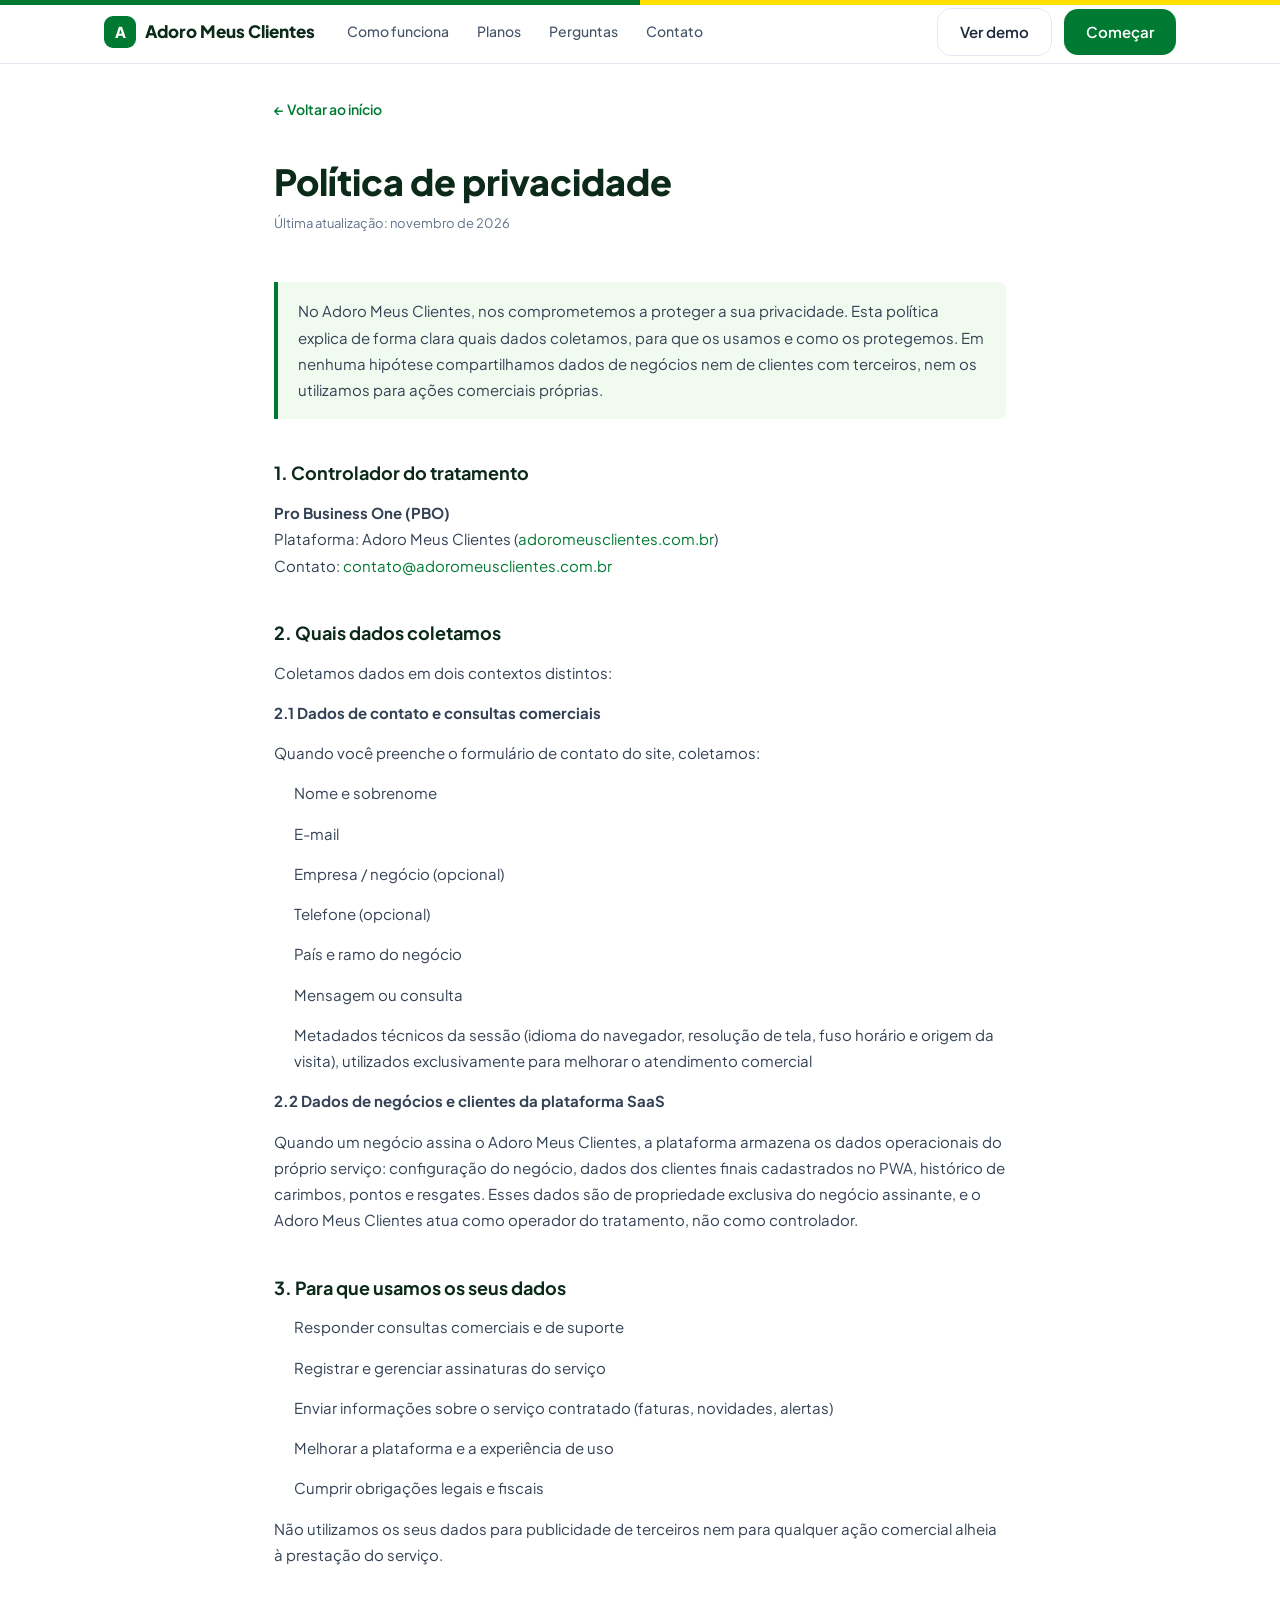
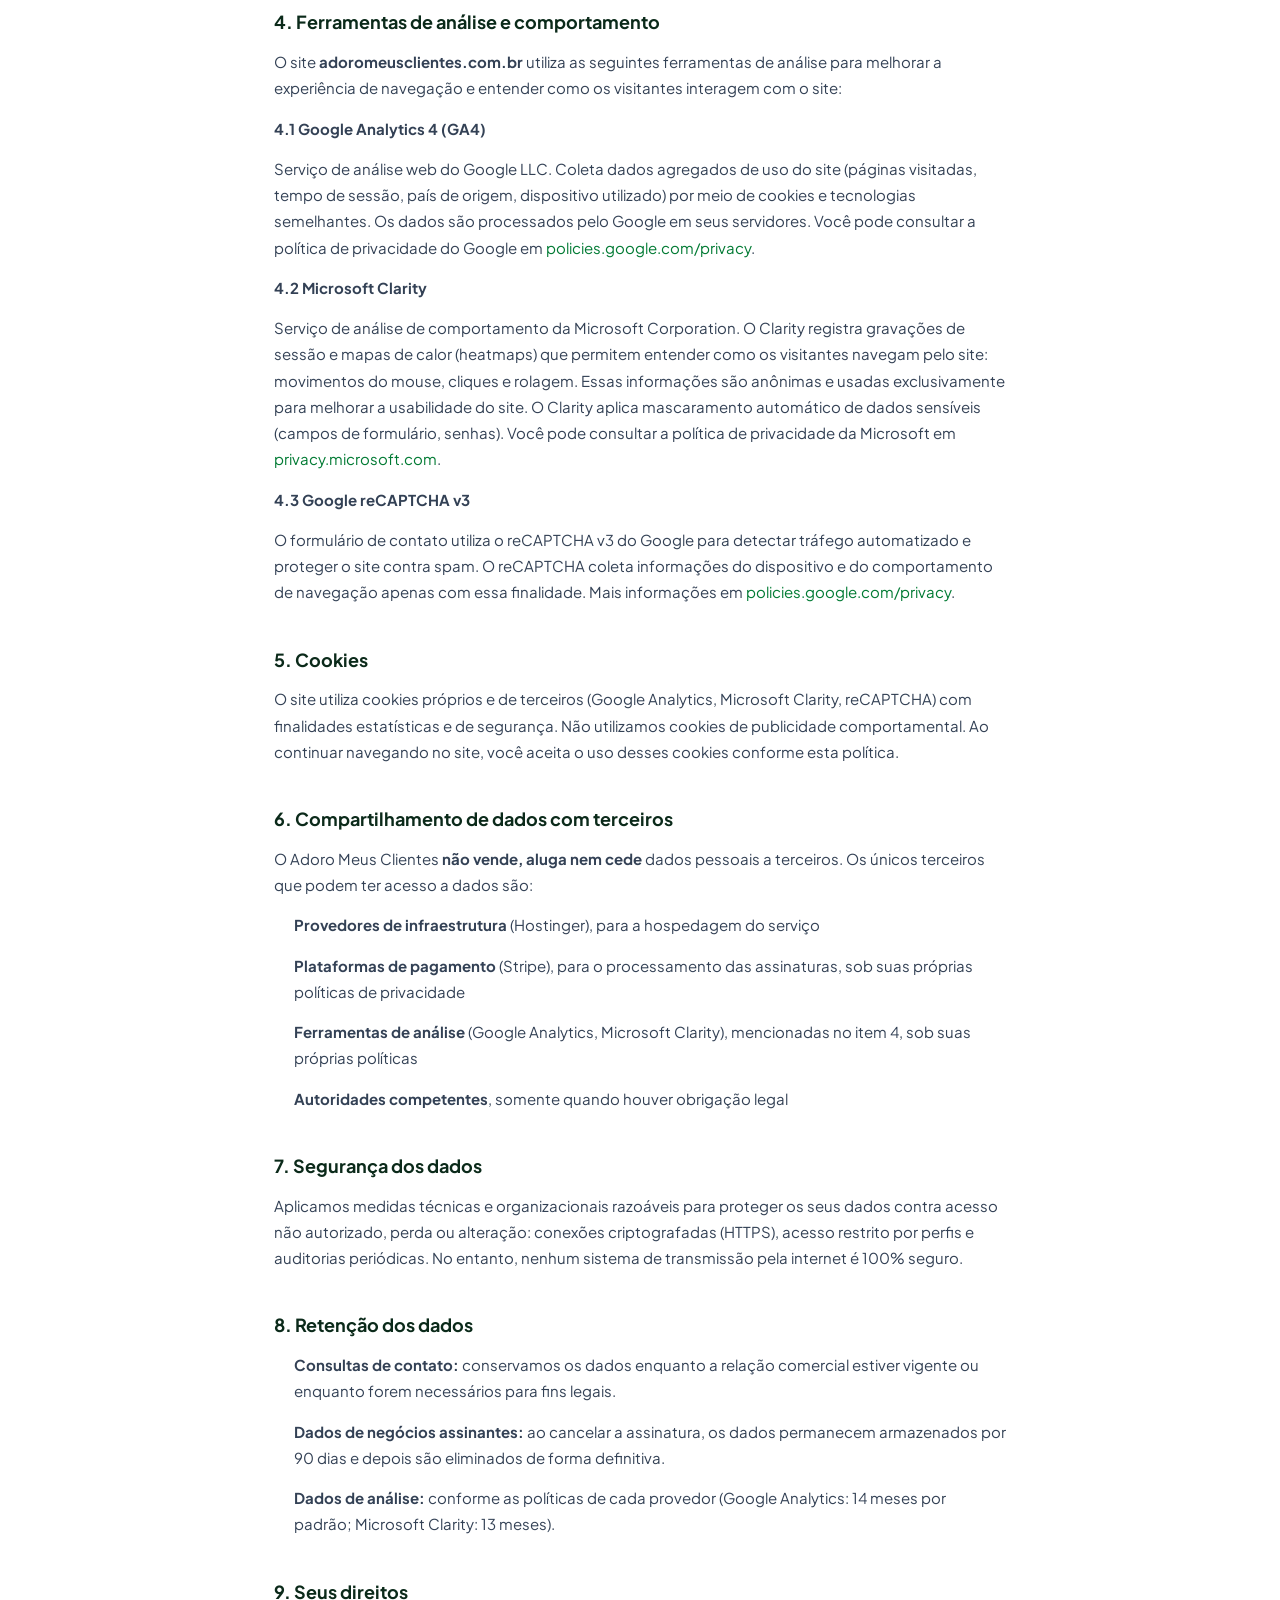
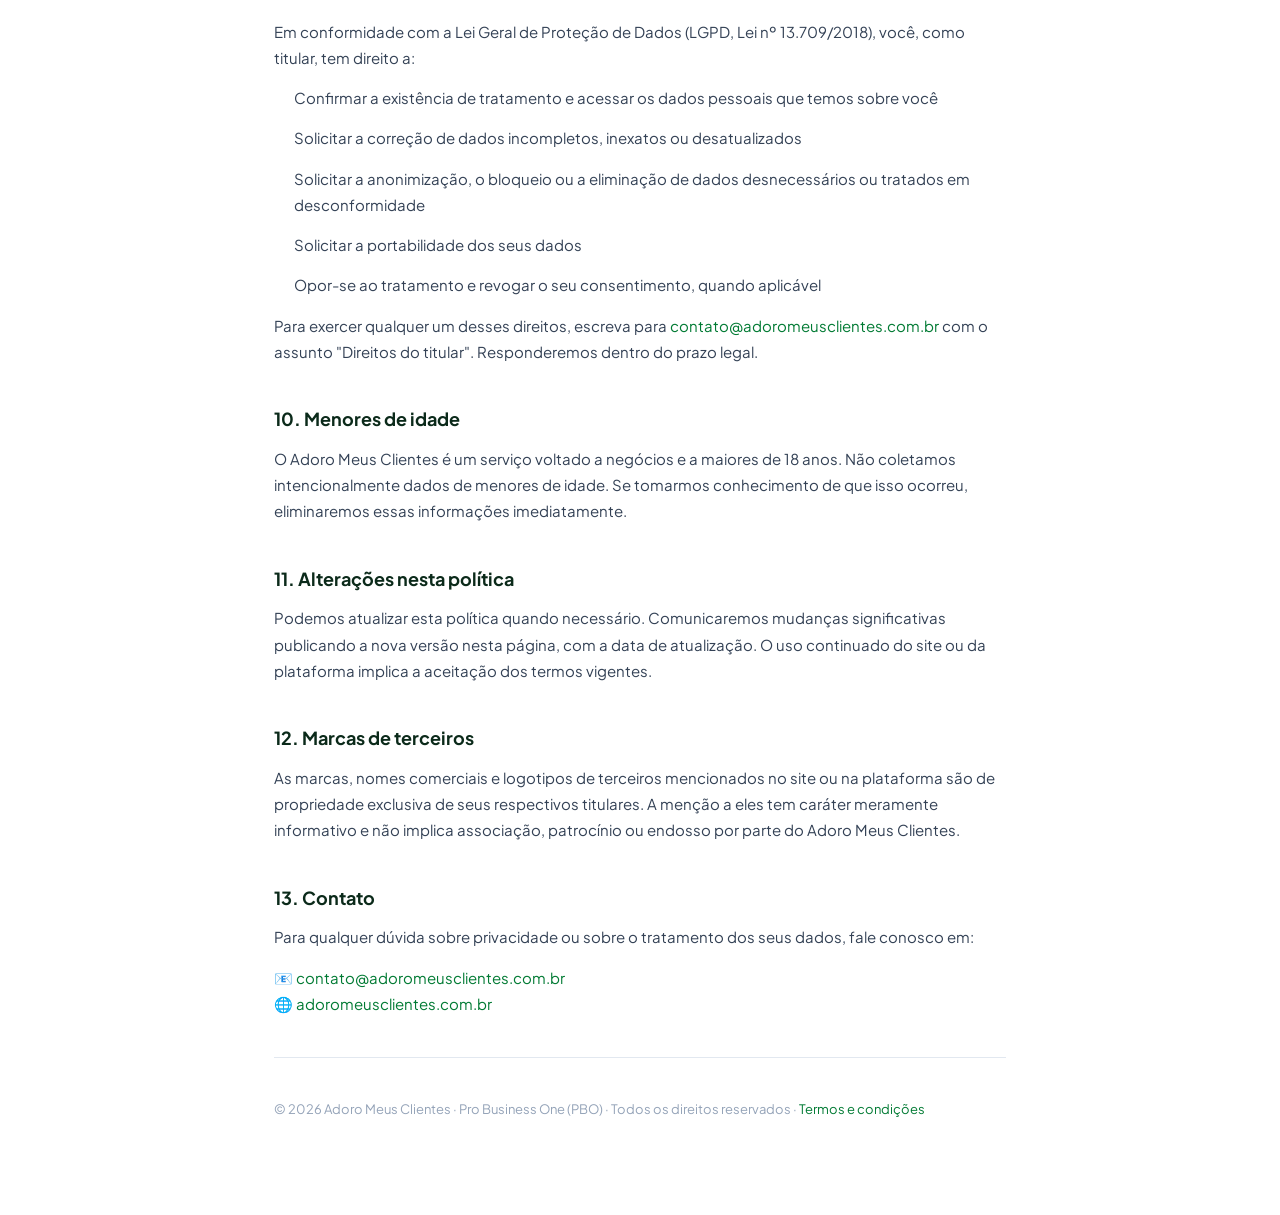
<file: privacidade.html>
<!DOCTYPE html>
<html lang="pt-BR">
<head>
  <meta charset="utf-8"/>
  <meta name="viewport" content="width=device-width,initial-scale=1"/>
  <meta name="description" content="Política de privacidade do Adoro Meus Clientes. Saiba como coletamos, usamos e protegemos os seus dados."/>
  <title>Política de privacidade — Adoro Meus Clientes</title>
  <link rel="preconnect" href="https://fonts.googleapis.com"/>
  <link rel="preconnect" href="https://fonts.gstatic.com" crossorigin/>
  <link href="https://fonts.googleapis.com/css2?family=Plus+Jakarta+Sans:wght@400;500;600;700;800&display=swap" rel="stylesheet"/>
  <link rel="canonical" href="https://adoromeusclientes.com.br/privacidade"/>
  <link rel="stylesheet" href="css/theme.css?v=20261104"/>
  <link rel="stylesheet" href="css/styles.css?v=20261104"/>
  <!-- Google Analytics 4 -->
  <script async src="https://www.googletagmanager.com/gtag/js?id=G-VG951C6SQ8"></script>
  <script>
    window.dataLayer = window.dataLayer || [];
    function gtag(){dataLayer.push(arguments);}
    gtag('js', new Date());
    gtag('config', 'G-VG951C6SQ8');
  </script>
  <!-- Microsoft Clarity -->
  <script type="text/javascript">
    (function(c,l,a,r,i,t,y){
        c[a]=c[a]||function(){(c[a].q=c[a].q||[]).push(arguments)};
        t=l.createElement(r);t.async=1;t.src="https://www.clarity.ms/tag/"+i;
        y=l.getElementsByTagName(r)[0];y.parentNode.insertBefore(t,y);
    })(window, document, "clarity", "script", "x8zu3onl38");
  </script>
  <style>
    .legal-page {
      max-width: 780px;
      margin: 0 auto;
      padding: 96px 24px 80px;
      color: var(--navy, #0f172a);
      font-family: 'Plus Jakarta Sans', sans-serif;
    }
    .legal-page .back-link {
      display: inline-flex;
      align-items: center;
      gap: 6px;
      font-size: 14px;
      font-weight: 600;
      color: var(--brand, #007A33);
      text-decoration: none;
      margin-bottom: 40px;
    }
    .legal-page .back-link:hover { opacity: 0.8; }
    .legal-page h1 {
      font-size: clamp(26px, 4vw, 36px);
      font-weight: 800;
      margin: 0 0 8px;
      line-height: 1.2;
    }
    .legal-page .updated {
      font-size: 13px;
      color: #64748b;
      margin-bottom: 48px;
    }
    .legal-page h2 {
      font-size: 18px;
      font-weight: 700;
      margin: 40px 0 12px;
      color: var(--navy, #0f172a);
    }
    .legal-page p, .legal-page li {
      font-size: 15px;
      line-height: 1.75;
      color: #334155;
      margin: 0 0 14px;
    }
    .legal-page ul {
      padding-left: 20px;
      margin: 0 0 14px;
    }
    .legal-page a {
      color: var(--brand, #007A33);
      text-decoration: none;
    }
    .legal-page a:hover { text-decoration: underline; }
    .legal-page .highlight-box {
      background: var(--brand-light, #F1FAEF);
      border-left: 4px solid var(--brand, #007A33);
      border-radius: 0 8px 8px 0;
      padding: 16px 20px;
      margin: 24px 0;
    }
    .legal-page .highlight-box p { margin: 0; }
    .legal-page hr {
      border: none;
      border-top: 1px solid #e2e8f0;
      margin: 40px 0;
    }
  </style>
</head>
<body>

<!-- NAV -->
<header class="nav" id="nav">
  <div class="nav__inner">
    <a class="nav__logo" href="/">
      <span class="nav__logo-mark">A</span>
      Adoro Meus Clientes
    </a>
    <nav class="nav__links">
      <a href="/#como-funciona">Como funciona</a>
      <a href="/#precos">Planos</a>
      <a href="/#faq">Perguntas</a>
      <a href="/#contato">Contato</a>
    </nav>
    <div class="nav__actions">
      <a class="btn-secondary" href="/#contato">Ver demo</a>
      <a class="btn-primary" href="/#precos">Começar</a>
    </div>
  </div>
</header>

<!-- CONTENIDO -->
<main class="legal-page">

  <a class="back-link" href="/">← Voltar ao início</a>

  <h1>Política de privacidade</h1>
  <p class="updated">Última atualização: novembro de 2026</p>

  <div class="highlight-box">
    <p>No Adoro Meus Clientes, nos comprometemos a proteger a sua privacidade. Esta política explica de forma clara quais dados coletamos, para que os usamos e como os protegemos. Em nenhuma hipótese compartilhamos dados de negócios nem de clientes com terceiros, nem os utilizamos para ações comerciais próprias.</p>
  </div>

  <h2>1. Controlador do tratamento</h2>
  <p>
    <strong>Pro Business One (PBO)</strong><br>
    Plataforma: Adoro Meus Clientes (<a href="https://adoromeusclientes.com.br">adoromeusclientes.com.br</a>)<br>
    Contato: <a href="mailto:contato@adoromeusclientes.com.br">contato@adoromeusclientes.com.br</a>
  </p>

  <h2>2. Quais dados coletamos</h2>
  <p>Coletamos dados em dois contextos distintos:</p>

  <p><strong>2.1 Dados de contato e consultas comerciais</strong></p>
  <p>Quando você preenche o formulário de contato do site, coletamos:</p>
  <ul>
    <li>Nome e sobrenome</li>
    <li>E-mail</li>
    <li>Empresa / negócio (opcional)</li>
    <li>Telefone (opcional)</li>
    <li>País e ramo do negócio</li>
    <li>Mensagem ou consulta</li>
    <li>Metadados técnicos da sessão (idioma do navegador, resolução de tela, fuso horário e origem da visita), utilizados exclusivamente para melhorar o atendimento comercial</li>
  </ul>

  <p><strong>2.2 Dados de negócios e clientes da plataforma SaaS</strong></p>
  <p>Quando um negócio assina o Adoro Meus Clientes, a plataforma armazena os dados operacionais do próprio serviço: configuração do negócio, dados dos clientes finais cadastrados no PWA, histórico de carimbos, pontos e resgates. Esses dados são de propriedade exclusiva do negócio assinante, e o Adoro Meus Clientes atua como operador do tratamento, não como controlador.</p>

  <h2>3. Para que usamos os seus dados</h2>
  <ul>
    <li>Responder consultas comerciais e de suporte</li>
    <li>Registrar e gerenciar assinaturas do serviço</li>
    <li>Enviar informações sobre o serviço contratado (faturas, novidades, alertas)</li>
    <li>Melhorar a plataforma e a experiência de uso</li>
    <li>Cumprir obrigações legais e fiscais</li>
  </ul>
  <p>Não utilizamos os seus dados para publicidade de terceiros nem para qualquer ação comercial alheia à prestação do serviço.</p>

  <h2>4. Ferramentas de análise e comportamento</h2>
  <p>O site <strong>adoromeusclientes.com.br</strong> utiliza as seguintes ferramentas de análise para melhorar a experiência de navegação e entender como os visitantes interagem com o site:</p>

  <p><strong>4.1 Google Analytics 4 (GA4)</strong></p>
  <p>Serviço de análise web do Google LLC. Coleta dados agregados de uso do site (páginas visitadas, tempo de sessão, país de origem, dispositivo utilizado) por meio de cookies e tecnologias semelhantes. Os dados são processados pelo Google em seus servidores. Você pode consultar a política de privacidade do Google em <a href="https://policies.google.com/privacy" target="_blank" rel="noopener">policies.google.com/privacy</a>.</p>

  <p><strong>4.2 Microsoft Clarity</strong></p>
  <p>Serviço de análise de comportamento da Microsoft Corporation. O Clarity registra gravações de sessão e mapas de calor (heatmaps) que permitem entender como os visitantes navegam pelo site: movimentos do mouse, cliques e rolagem. Essas informações são anônimas e usadas exclusivamente para melhorar a usabilidade do site. O Clarity aplica mascaramento automático de dados sensíveis (campos de formulário, senhas). Você pode consultar a política de privacidade da Microsoft em <a href="https://privacy.microsoft.com/privacystatement" target="_blank" rel="noopener">privacy.microsoft.com</a>.</p>

  <p><strong>4.3 Google reCAPTCHA v3</strong></p>
  <p>O formulário de contato utiliza o reCAPTCHA v3 do Google para detectar tráfego automatizado e proteger o site contra spam. O reCAPTCHA coleta informações do dispositivo e do comportamento de navegação apenas com essa finalidade. Mais informações em <a href="https://policies.google.com/privacy" target="_blank" rel="noopener">policies.google.com/privacy</a>.</p>

  <h2>5. Cookies</h2>
  <p>O site utiliza cookies próprios e de terceiros (Google Analytics, Microsoft Clarity, reCAPTCHA) com finalidades estatísticas e de segurança. Não utilizamos cookies de publicidade comportamental. Ao continuar navegando no site, você aceita o uso desses cookies conforme esta política.</p>

  <h2>6. Compartilhamento de dados com terceiros</h2>
  <p>O Adoro Meus Clientes <strong>não vende, aluga nem cede</strong> dados pessoais a terceiros. Os únicos terceiros que podem ter acesso a dados são:</p>
  <ul>
    <li><strong>Provedores de infraestrutura</strong> (Hostinger), para a hospedagem do serviço</li>
    <li><strong>Plataformas de pagamento</strong> (Stripe), para o processamento das assinaturas, sob suas próprias políticas de privacidade</li>
    <li><strong>Ferramentas de análise</strong> (Google Analytics, Microsoft Clarity), mencionadas no item 4, sob suas próprias políticas</li>
    <li><strong>Autoridades competentes</strong>, somente quando houver obrigação legal</li>
  </ul>

  <h2>7. Segurança dos dados</h2>
  <p>Aplicamos medidas técnicas e organizacionais razoáveis para proteger os seus dados contra acesso não autorizado, perda ou alteração: conexões criptografadas (HTTPS), acesso restrito por perfis e auditorias periódicas. No entanto, nenhum sistema de transmissão pela internet é 100% seguro.</p>

  <h2>8. Retenção dos dados</h2>
  <ul>
    <li><strong>Consultas de contato:</strong> conservamos os dados enquanto a relação comercial estiver vigente ou enquanto forem necessários para fins legais.</li>
    <li><strong>Dados de negócios assinantes:</strong> ao cancelar a assinatura, os dados permanecem armazenados por 90 dias e depois são eliminados de forma definitiva.</li>
    <li><strong>Dados de análise:</strong> conforme as políticas de cada provedor (Google Analytics: 14 meses por padrão; Microsoft Clarity: 13 meses).</li>
  </ul>

  <h2>9. Seus direitos</h2>
  <!-- REVISAR COM ADVOGADO: en el sitio en español se cita la Ley 25.326 (Argentina) y el RGPD; aquí se adaptó a la LGPD. -->
  <p>Em conformidade com a Lei Geral de Proteção de Dados (LGPD, Lei nº 13.709/2018), você, como titular, tem direito a:</p>
  <ul>
    <li>Confirmar a existência de tratamento e acessar os dados pessoais que temos sobre você</li>
    <li>Solicitar a correção de dados incompletos, inexatos ou desatualizados</li>
    <li>Solicitar a anonimização, o bloqueio ou a eliminação de dados desnecessários ou tratados em desconformidade</li>
    <li>Solicitar a portabilidade dos seus dados</li>
    <li>Opor-se ao tratamento e revogar o seu consentimento, quando aplicável</li>
  </ul>
  <p>Para exercer qualquer um desses direitos, escreva para <a href="mailto:contato@adoromeusclientes.com.br">contato@adoromeusclientes.com.br</a> com o assunto "Direitos do titular". Responderemos dentro do prazo legal.</p>

  <h2>10. Menores de idade</h2>
  <p>O Adoro Meus Clientes é um serviço voltado a negócios e a maiores de 18 anos. Não coletamos intencionalmente dados de menores de idade. Se tomarmos conhecimento de que isso ocorreu, eliminaremos essas informações imediatamente.</p>

  <h2>11. Alterações nesta política</h2>
  <p>Podemos atualizar esta política quando necessário. Comunicaremos mudanças significativas publicando a nova versão nesta página, com a data de atualização. O uso continuado do site ou da plataforma implica a aceitação dos termos vigentes.</p>

  <h2>12. Marcas de terceiros</h2>
  <p>As marcas, nomes comerciais e logotipos de terceiros mencionados no site ou na plataforma são de propriedade exclusiva de seus respectivos titulares. A menção a eles tem caráter meramente informativo e não implica associação, patrocínio ou endosso por parte do Adoro Meus Clientes.</p>

  <h2>13. Contato</h2>
  <p>Para qualquer dúvida sobre privacidade ou sobre o tratamento dos seus dados, fale conosco em:</p>
  <p>
    📧 <a href="mailto:contato@adoromeusclientes.com.br">contato@adoromeusclientes.com.br</a><br>
    🌐 <a href="https://adoromeusclientes.com.br">adoromeusclientes.com.br</a>
  </p>

  <hr>
  <p style="font-size:13px; color:#94a3b8;">© <span id="y"></span> Adoro Meus Clientes · Pro Business One (PBO) · Todos os direitos reservados · <a href="/termos">Termos e condições</a></p>

</main>

<script>
  document.getElementById('y').textContent = new Date().getFullYear();
  window.addEventListener('scroll', function () {
    document.getElementById('nav').classList.toggle('scrolled', window.scrollY > 10);
  });
</script>

</body>
</html>
</file>
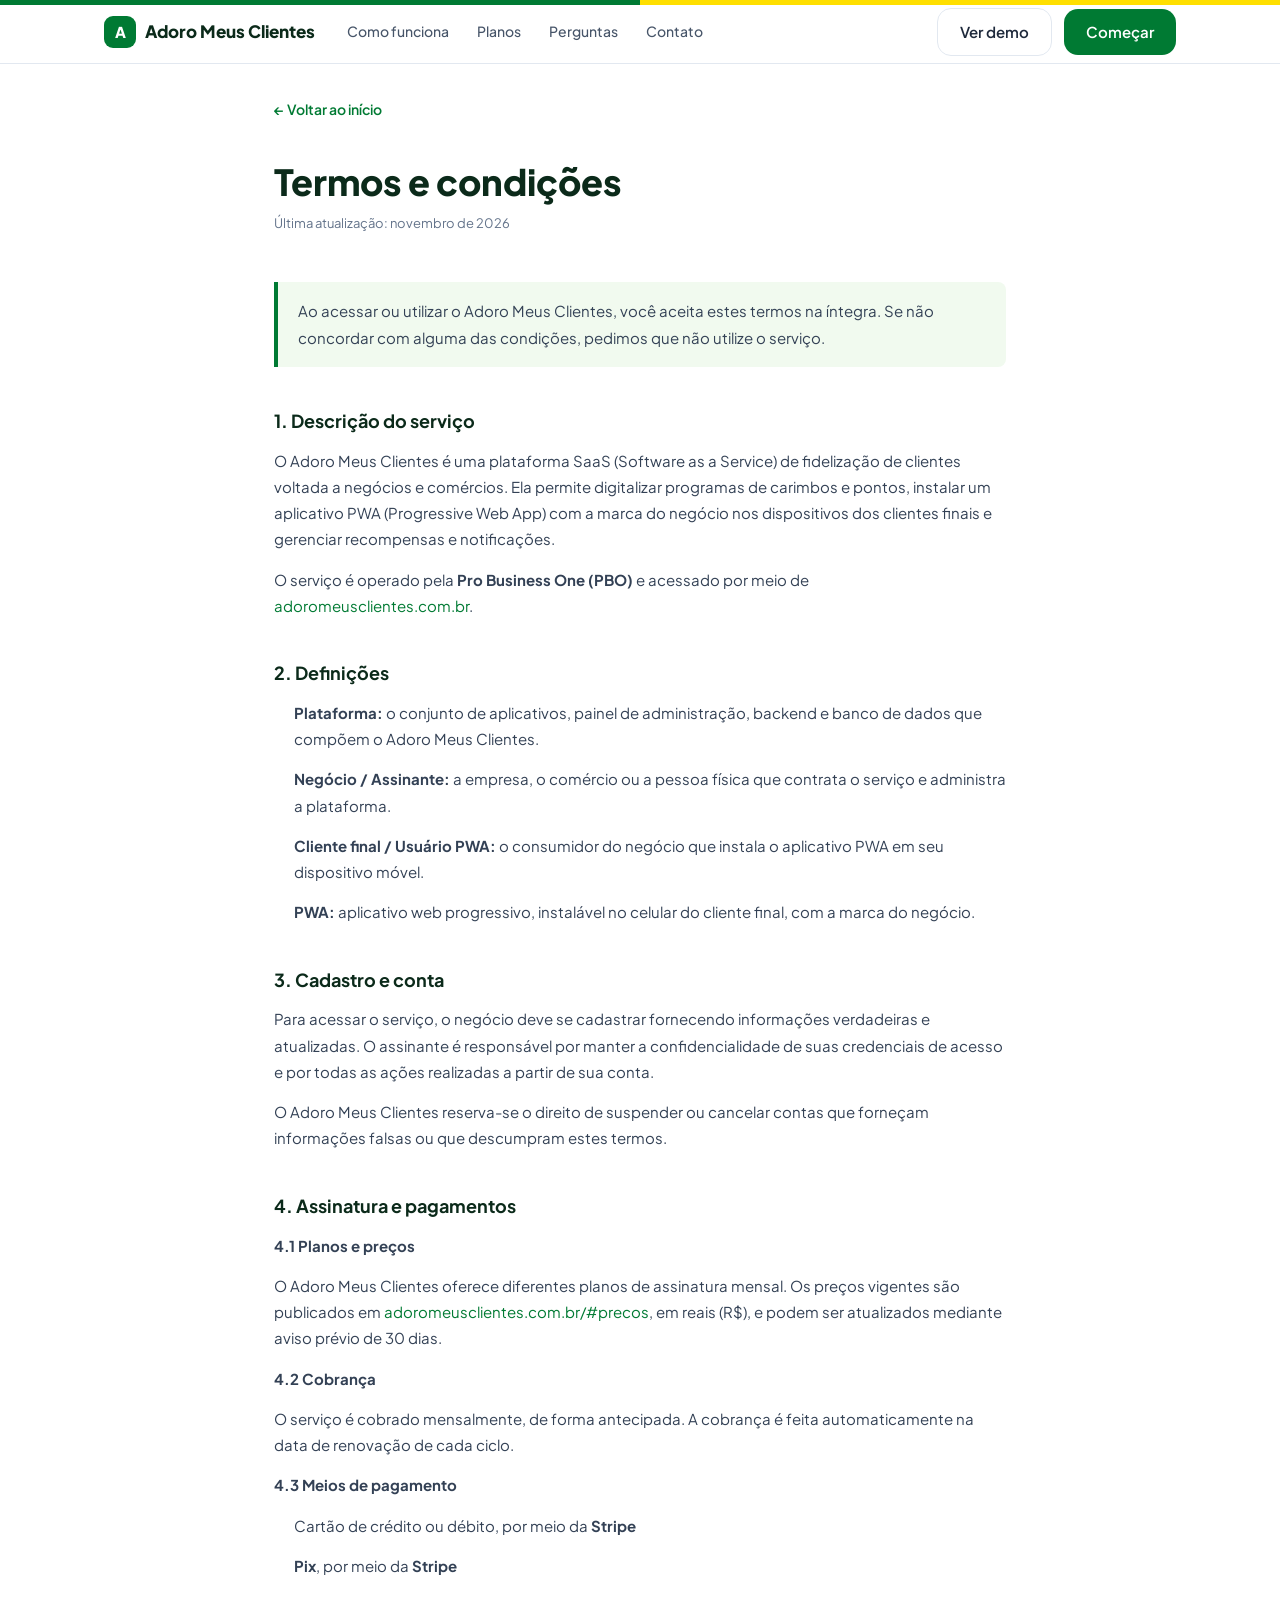
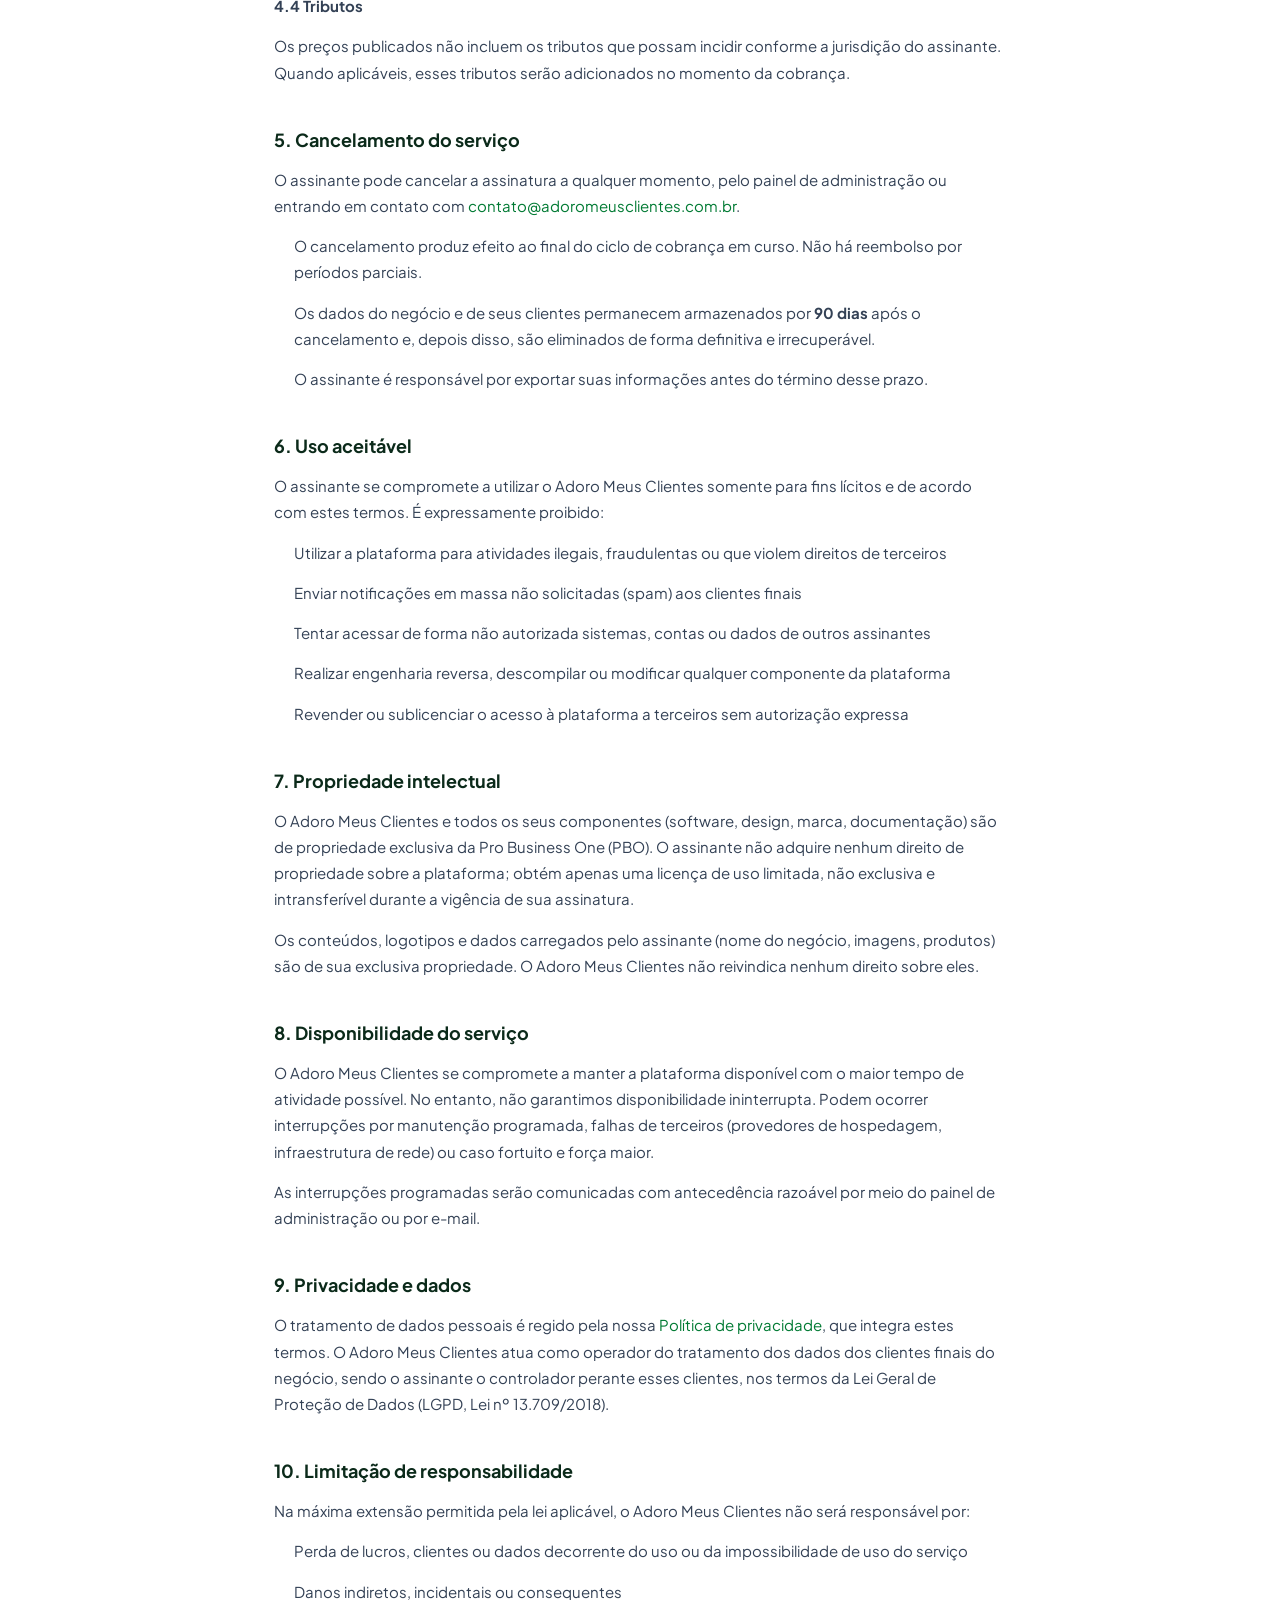
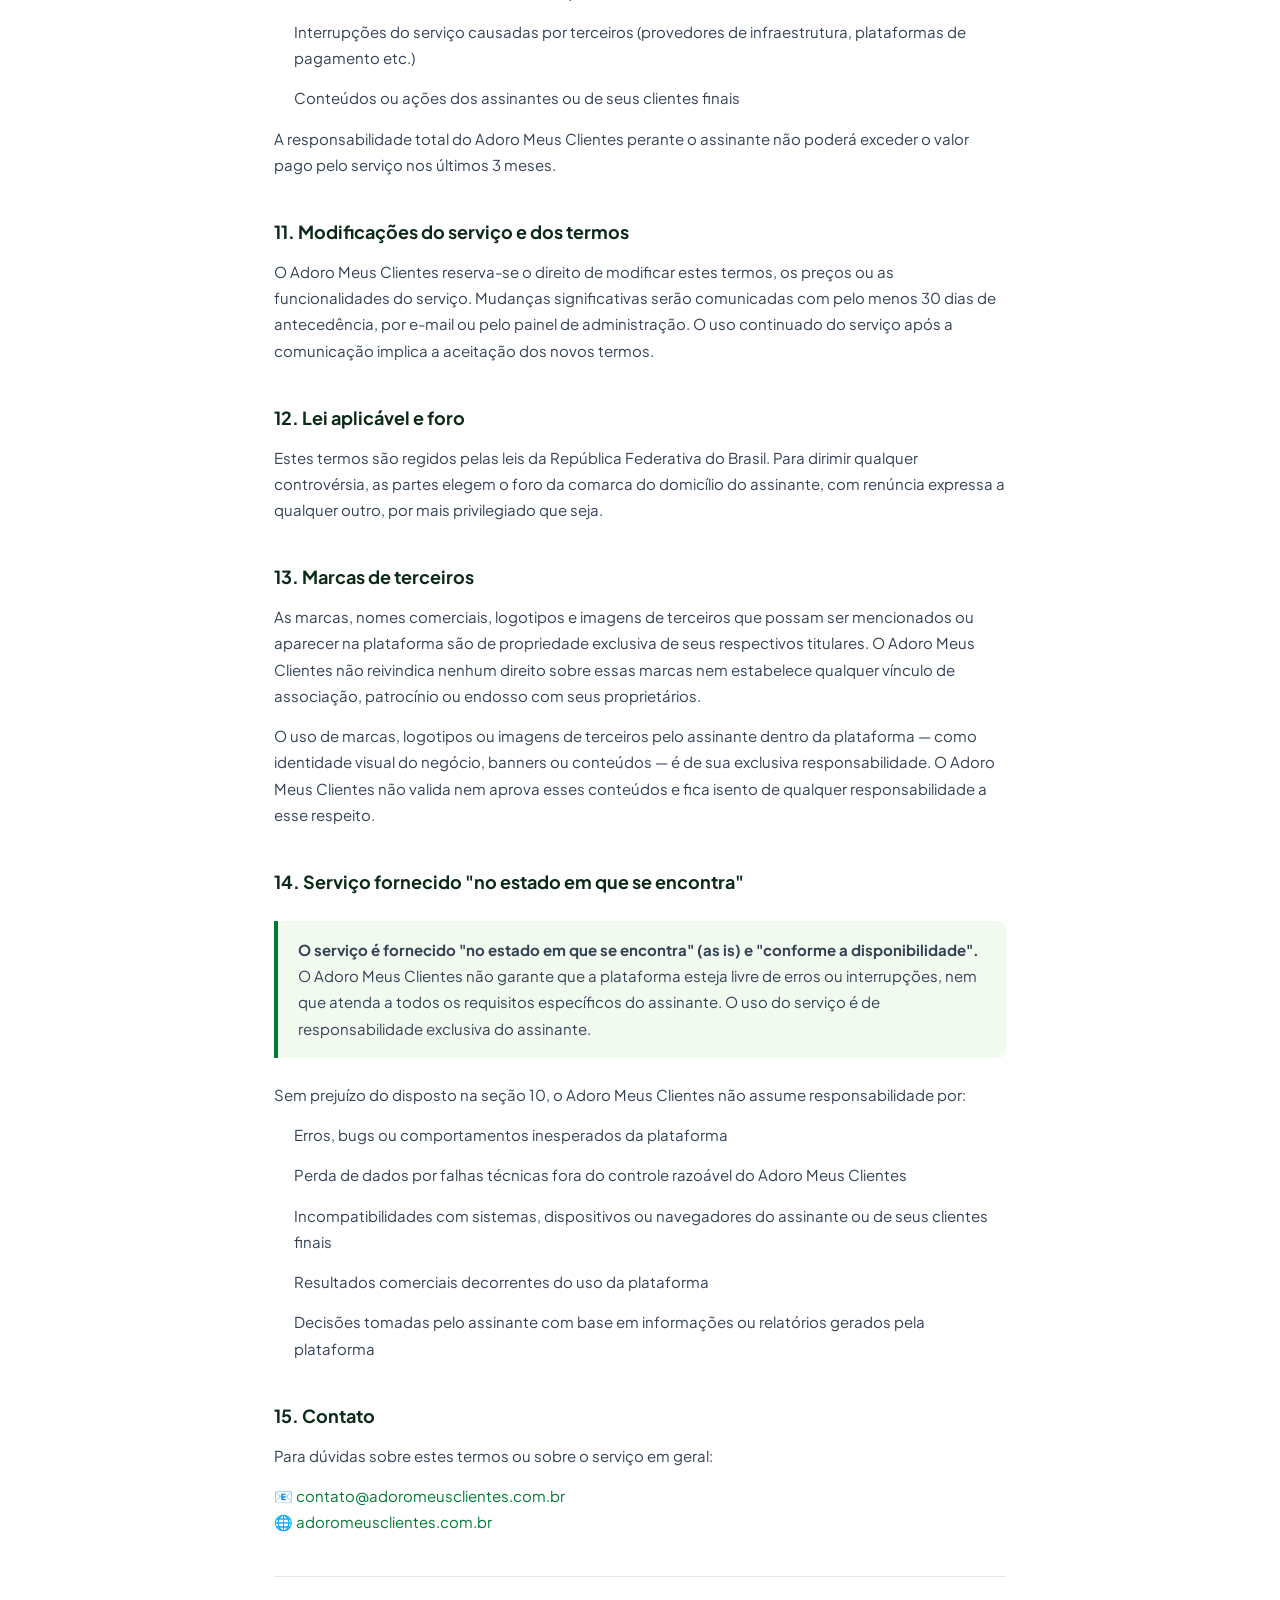
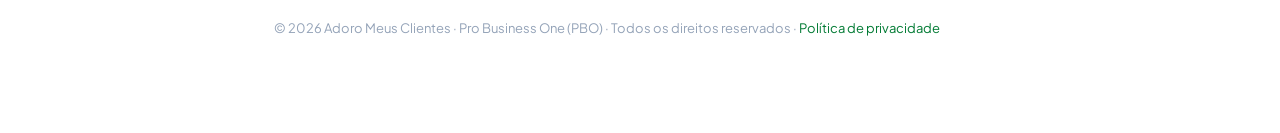
<file: termos.html>
<!DOCTYPE html>
<html lang="pt-BR">
<head>
  <meta charset="utf-8"/>
  <meta name="viewport" content="width=device-width,initial-scale=1"/>
  <meta name="description" content="Termos e condições do serviço Adoro Meus Clientes. Conheça as condições de uso da plataforma."/>
  <title>Termos e condições — Adoro Meus Clientes</title>
  <link rel="preconnect" href="https://fonts.googleapis.com"/>
  <link rel="preconnect" href="https://fonts.gstatic.com" crossorigin/>
  <link href="https://fonts.googleapis.com/css2?family=Plus+Jakarta+Sans:wght@400;500;600;700;800&display=swap" rel="stylesheet"/>
  <link rel="canonical" href="https://adoromeusclientes.com.br/termos"/>
  <link rel="stylesheet" href="css/theme.css?v=20261104"/>
  <link rel="stylesheet" href="css/styles.css?v=20261104"/>
  <!-- Google Analytics 4 -->
  <script async src="https://www.googletagmanager.com/gtag/js?id=G-VG951C6SQ8"></script>
  <script>
    window.dataLayer = window.dataLayer || [];
    function gtag(){dataLayer.push(arguments);}
    gtag('js', new Date());
    gtag('config', 'G-VG951C6SQ8');
  </script>
  <!-- Microsoft Clarity -->
  <script type="text/javascript">
    (function(c,l,a,r,i,t,y){
        c[a]=c[a]||function(){(c[a].q=c[a].q||[]).push(arguments)};
        t=l.createElement(r);t.async=1;t.src="https://www.clarity.ms/tag/"+i;
        y=l.getElementsByTagName(r)[0];y.parentNode.insertBefore(t,y);
    })(window, document, "clarity", "script", "x8zu3onl38");
  </script>
  <style>
    .legal-page {
      max-width: 780px;
      margin: 0 auto;
      padding: 96px 24px 80px;
      color: var(--navy, #0f172a);
      font-family: 'Plus Jakarta Sans', sans-serif;
    }
    .legal-page .back-link {
      display: inline-flex;
      align-items: center;
      gap: 6px;
      font-size: 14px;
      font-weight: 600;
      color: var(--brand, #007A33);
      text-decoration: none;
      margin-bottom: 40px;
    }
    .legal-page .back-link:hover { opacity: 0.8; }
    .legal-page h1 {
      font-size: clamp(26px, 4vw, 36px);
      font-weight: 800;
      margin: 0 0 8px;
      line-height: 1.2;
    }
    .legal-page .updated {
      font-size: 13px;
      color: #64748b;
      margin-bottom: 48px;
    }
    .legal-page h2 {
      font-size: 18px;
      font-weight: 700;
      margin: 40px 0 12px;
      color: var(--navy, #0f172a);
    }
    .legal-page p, .legal-page li {
      font-size: 15px;
      line-height: 1.75;
      color: #334155;
      margin: 0 0 14px;
    }
    .legal-page ul {
      padding-left: 20px;
      margin: 0 0 14px;
    }
    .legal-page a {
      color: var(--brand, #007A33);
      text-decoration: none;
    }
    .legal-page a:hover { text-decoration: underline; }
    .legal-page .highlight-box {
      background: var(--brand-light, #F1FAEF);
      border-left: 4px solid var(--brand, #007A33);
      border-radius: 0 8px 8px 0;
      padding: 16px 20px;
      margin: 24px 0;
    }
    .legal-page .highlight-box p { margin: 0; }
    .legal-page hr {
      border: none;
      border-top: 1px solid #e2e8f0;
      margin: 40px 0;
    }
  </style>
</head>
<body>

<!-- NAV -->
<header class="nav" id="nav">
  <div class="nav__inner">
    <a class="nav__logo" href="/">
      <span class="nav__logo-mark">A</span>
      Adoro Meus Clientes
    </a>
    <nav class="nav__links">
      <a href="/#como-funciona">Como funciona</a>
      <a href="/#precos">Planos</a>
      <a href="/#faq">Perguntas</a>
      <a href="/#contato">Contato</a>
    </nav>
    <div class="nav__actions">
      <a class="btn-secondary" href="/#contato">Ver demo</a>
      <a class="btn-primary" href="/#precos">Começar</a>
    </div>
  </div>
</header>

<!-- CONTENIDO -->
<main class="legal-page">

  <a class="back-link" href="/">← Voltar ao início</a>

  <h1>Termos e condições</h1>
  <p class="updated">Última atualização: novembro de 2026</p>

  <div class="highlight-box">
    <p>Ao acessar ou utilizar o Adoro Meus Clientes, você aceita estes termos na íntegra. Se não concordar com alguma das condições, pedimos que não utilize o serviço.</p>
  </div>

  <h2>1. Descrição do serviço</h2>
  <p>O Adoro Meus Clientes é uma plataforma SaaS (Software as a Service) de fidelização de clientes voltada a negócios e comércios. Ela permite digitalizar programas de carimbos e pontos, instalar um aplicativo PWA (Progressive Web App) com a marca do negócio nos dispositivos dos clientes finais e gerenciar recompensas e notificações.</p>
  <p>O serviço é operado pela <strong>Pro Business One (PBO)</strong> e acessado por meio de <a href="https://adoromeusclientes.com.br">adoromeusclientes.com.br</a>.</p>

  <h2>2. Definições</h2>
  <ul>
    <li><strong>Plataforma:</strong> o conjunto de aplicativos, painel de administração, backend e banco de dados que compõem o Adoro Meus Clientes.</li>
    <li><strong>Negócio / Assinante:</strong> a empresa, o comércio ou a pessoa física que contrata o serviço e administra a plataforma.</li>
    <li><strong>Cliente final / Usuário PWA:</strong> o consumidor do negócio que instala o aplicativo PWA em seu dispositivo móvel.</li>
    <li><strong>PWA:</strong> aplicativo web progressivo, instalável no celular do cliente final, com a marca do negócio.</li>
  </ul>

  <h2>3. Cadastro e conta</h2>
  <p>Para acessar o serviço, o negócio deve se cadastrar fornecendo informações verdadeiras e atualizadas. O assinante é responsável por manter a confidencialidade de suas credenciais de acesso e por todas as ações realizadas a partir de sua conta.</p>
  <p>O Adoro Meus Clientes reserva-se o direito de suspender ou cancelar contas que forneçam informações falsas ou que descumpram estes termos.</p>

  <h2>4. Assinatura e pagamentos</h2>
  <p><strong>4.1 Planos e preços</strong></p>
  <p>O Adoro Meus Clientes oferece diferentes planos de assinatura mensal. Os preços vigentes são publicados em <a href="/#precos">adoromeusclientes.com.br/#precos</a>, em reais (R$), e podem ser atualizados mediante aviso prévio de 30 dias.</p>

  <p><strong>4.2 Cobrança</strong></p>
  <p>O serviço é cobrado mensalmente, de forma antecipada. A cobrança é feita automaticamente na data de renovação de cada ciclo.</p>

  <p><strong>4.3 Meios de pagamento</strong></p>
  <ul>
    <li>Cartão de crédito ou débito, por meio da <strong>Stripe</strong></li>
    <li><strong>Pix</strong>, por meio da <strong>Stripe</strong></li>
  </ul>

  <p><strong>4.4 Tributos</strong></p>
  <p>Os preços publicados não incluem os tributos que possam incidir conforme a jurisdição do assinante. Quando aplicáveis, esses tributos serão adicionados no momento da cobrança.</p>

  <h2>5. Cancelamento do serviço</h2>
  <p>O assinante pode cancelar a assinatura a qualquer momento, pelo painel de administração ou entrando em contato com <a href="mailto:contato@adoromeusclientes.com.br">contato@adoromeusclientes.com.br</a>.</p>
  <ul>
    <li>O cancelamento produz efeito ao final do ciclo de cobrança em curso. Não há reembolso por períodos parciais.</li>
    <li>Os dados do negócio e de seus clientes permanecem armazenados por <strong>90 dias</strong> após o cancelamento e, depois disso, são eliminados de forma definitiva e irrecuperável.</li>
    <li>O assinante é responsável por exportar suas informações antes do término desse prazo.</li>
  </ul>

  <h2>6. Uso aceitável</h2>
  <p>O assinante se compromete a utilizar o Adoro Meus Clientes somente para fins lícitos e de acordo com estes termos. É expressamente proibido:</p>
  <ul>
    <li>Utilizar a plataforma para atividades ilegais, fraudulentas ou que violem direitos de terceiros</li>
    <li>Enviar notificações em massa não solicitadas (spam) aos clientes finais</li>
    <li>Tentar acessar de forma não autorizada sistemas, contas ou dados de outros assinantes</li>
    <li>Realizar engenharia reversa, descompilar ou modificar qualquer componente da plataforma</li>
    <li>Revender ou sublicenciar o acesso à plataforma a terceiros sem autorização expressa</li>
  </ul>

  <h2>7. Propriedade intelectual</h2>
  <p>O Adoro Meus Clientes e todos os seus componentes (software, design, marca, documentação) são de propriedade exclusiva da Pro Business One (PBO). O assinante não adquire nenhum direito de propriedade sobre a plataforma; obtém apenas uma licença de uso limitada, não exclusiva e intransferível durante a vigência de sua assinatura.</p>
  <p>Os conteúdos, logotipos e dados carregados pelo assinante (nome do negócio, imagens, produtos) são de sua exclusiva propriedade. O Adoro Meus Clientes não reivindica nenhum direito sobre eles.</p>

  <h2>8. Disponibilidade do serviço</h2>
  <p>O Adoro Meus Clientes se compromete a manter a plataforma disponível com o maior tempo de atividade possível. No entanto, não garantimos disponibilidade ininterrupta. Podem ocorrer interrupções por manutenção programada, falhas de terceiros (provedores de hospedagem, infraestrutura de rede) ou caso fortuito e força maior.</p>
  <p>As interrupções programadas serão comunicadas com antecedência razoável por meio do painel de administração ou por e-mail.</p>

  <h2>9. Privacidade e dados</h2>
  <p>O tratamento de dados pessoais é regido pela nossa <a href="/privacidade">Política de privacidade</a>, que integra estes termos. O Adoro Meus Clientes atua como operador do tratamento dos dados dos clientes finais do negócio, sendo o assinante o controlador perante esses clientes, nos termos da Lei Geral de Proteção de Dados (LGPD, Lei nº 13.709/2018).</p>

  <h2>10. Limitação de responsabilidade</h2>
  <p>Na máxima extensão permitida pela lei aplicável, o Adoro Meus Clientes não será responsável por:</p>
  <ul>
    <li>Perda de lucros, clientes ou dados decorrente do uso ou da impossibilidade de uso do serviço</li>
    <li>Danos indiretos, incidentais ou consequentes</li>
    <li>Interrupções do serviço causadas por terceiros (provedores de infraestrutura, plataformas de pagamento etc.)</li>
    <li>Conteúdos ou ações dos assinantes ou de seus clientes finais</li>
  </ul>
  <p>A responsabilidade total do Adoro Meus Clientes perante o assinante não poderá exceder o valor pago pelo serviço nos últimos 3 meses.</p>

  <h2>11. Modificações do serviço e dos termos</h2>
  <p>O Adoro Meus Clientes reserva-se o direito de modificar estes termos, os preços ou as funcionalidades do serviço. Mudanças significativas serão comunicadas com pelo menos 30 dias de antecedência, por e-mail ou pelo painel de administração. O uso continuado do serviço após a comunicação implica a aceitação dos novos termos.</p>

  <h2>12. Lei aplicável e foro</h2>
  <!-- REVISAR COM ADVOGADO: no sitio en español rige la ley argentina y la jurisdicción de Paraná (Entre Ríos). Texto provisorio para Brasil. -->
  <p>Estes termos são regidos pelas leis da República Federativa do Brasil. Para dirimir qualquer controvérsia, as partes elegem o foro da comarca do domicílio do assinante, com renúncia expressa a qualquer outro, por mais privilegiado que seja.</p>

  <h2>13. Marcas de terceiros</h2>
  <p>As marcas, nomes comerciais, logotipos e imagens de terceiros que possam ser mencionados ou aparecer na plataforma são de propriedade exclusiva de seus respectivos titulares. O Adoro Meus Clientes não reivindica nenhum direito sobre essas marcas nem estabelece qualquer vínculo de associação, patrocínio ou endosso com seus proprietários.</p>
  <p>O uso de marcas, logotipos ou imagens de terceiros pelo assinante dentro da plataforma — como identidade visual do negócio, banners ou conteúdos — é de sua exclusiva responsabilidade. O Adoro Meus Clientes não valida nem aprova esses conteúdos e fica isento de qualquer responsabilidade a esse respeito.</p>

  <h2>14. Serviço fornecido "no estado em que se encontra"</h2>
  <div class="highlight-box">
    <p><strong>O serviço é fornecido "no estado em que se encontra" (as is) e "conforme a disponibilidade".</strong> O Adoro Meus Clientes não garante que a plataforma esteja livre de erros ou interrupções, nem que atenda a todos os requisitos específicos do assinante. O uso do serviço é de responsabilidade exclusiva do assinante.</p>
  </div>
  <p>Sem prejuízo do disposto na seção 10, o Adoro Meus Clientes não assume responsabilidade por:</p>
  <ul>
    <li>Erros, bugs ou comportamentos inesperados da plataforma</li>
    <li>Perda de dados por falhas técnicas fora do controle razoável do Adoro Meus Clientes</li>
    <li>Incompatibilidades com sistemas, dispositivos ou navegadores do assinante ou de seus clientes finais</li>
    <li>Resultados comerciais decorrentes do uso da plataforma</li>
    <li>Decisões tomadas pelo assinante com base em informações ou relatórios gerados pela plataforma</li>
  </ul>

  <h2>15. Contato</h2>
  <p>Para dúvidas sobre estes termos ou sobre o serviço em geral:</p>
  <p>
    📧 <a href="mailto:contato@adoromeusclientes.com.br">contato@adoromeusclientes.com.br</a><br>
    🌐 <a href="https://adoromeusclientes.com.br">adoromeusclientes.com.br</a>
  </p>

  <hr>
  <p style="font-size:13px; color:#94a3b8;">© <span id="y"></span> Adoro Meus Clientes · Pro Business One (PBO) · Todos os direitos reservados · <a href="/privacidade">Política de privacidade</a></p>

</main>

<script>
  document.getElementById('y').textContent = new Date().getFullYear();
  window.addEventListener('scroll', function () {
    document.getElementById('nav').classList.toggle('scrolled', window.scrollY > 10);
  });
</script>

</body>
</html>
</file>
<file: css/theme.css>
/* Tema por país: Brasil (verde y amarillo).
   Es el ÚNICO archivo de estilos que difiere del sitio en español. */
:root{
  --brand:#007A33;            /* botones, enlaces y títulos destacados */
  --brand-dark:#00562A;       /* hover */
  --brand-light:#F1FAEF;      /* fondos suaves */
  --brand-rgb:0,122,51;       /* mismo color que --brand, para sombras y transparencias */
  --brand-on-dark:#FFDF00;    /* texto de marca sobre fondos oscuros (amarillo) */
  --accent:#FFDF00;           /* amarillo: números de paso, insignias, subrayado */
  --accent-ink:#12290f;       /* texto sobre el acento */
  --navy:#0b2a1a;             /* secciones oscuras y títulos */
  --footer-bg:#062414;
  --stripe:linear-gradient(90deg,#007A33 0 50%,#FFDF00 50% 100%);
}
</file>
<file: css/styles.css>
/* AmoMisClientes v3 — Clean SaaS, fondo blanco, centrado perfecto */
@import url('https://fonts.googleapis.com/css2?family=Plus+Jakarta+Sans:wght@400;500;600;700;800&display=swap');

:root {
  --gray-50: #f8fafc;
  --gray-100: #f1f5f9;
  --gray-200: #e2e8f0;
  --gray-400: #94a3b8;
  --gray-600: #475569;
  --gray-800: #1e293b;
  --white: #ffffff;
  --green: #16a34a;
  --r-sm: 8px;
  --r-md: 14px;
  --r-lg: 20px;
  --r-xl: 28px;
  --r-full: 9999px;
  --shadow-sm: 0 1px 3px rgba(0,0,0,.08), 0 1px 2px rgba(0,0,0,.04);
  --shadow-md: 0 4px 16px rgba(0,0,0,.08), 0 2px 6px rgba(0,0,0,.04);
  --shadow-lg: 0 12px 40px rgba(0,0,0,.10), 0 4px 12px rgba(0,0,0,.05);
  --shadow-xl: 0 24px 64px rgba(0,0,0,.12);
  --nav-h: 64px;
  --max-w: 1120px;
}

/* RESET */
*,*::before,*::after{box-sizing:border-box;margin:0;padding:0}
[hidden] { display: none !important; }
html{scroll-behavior:smooth;-webkit-font-smoothing:antialiased}
body{font-family:'Plus Jakarta Sans',sans-serif;background:var(--white);color:var(--gray-800);line-height:1.6;font-size:16px;overflow-x:hidden}
img{max-width:100%;display:block;object-fit:cover}
a{color:inherit;text-decoration:none}
ul{list-style:none}
button{font-family:inherit}

/* LAYOUT */
.container{max-width:var(--max-w);margin:0 auto;padding:0 24px}

/* NAV */
.nav{
  position:fixed;top:0;left:0;right:0;z-index:200;
  height:var(--nav-h);
  background:rgba(255,255,255,.92);
  backdrop-filter:blur(20px);
  border-bottom:1px solid var(--gray-200);
  transition:box-shadow .2s;
}
.nav.scrolled{box-shadow:var(--shadow-sm)}
.nav::before{content:'';position:absolute;top:0;left:0;right:0;height:5px;background:var(--stripe);pointer-events:none}
.nav__inner{
  max-width:var(--max-w);margin:0 auto;padding:0 24px;
  height:100%;display:flex;align-items:center;gap:32px;
}
.nav__logo{
  display:flex;align-items:center;gap:9px;
  font-family:'Plus Jakarta Sans',sans-serif;font-weight:800;font-size:17px;
  color:var(--navy);flex-shrink:0;
}
.nav__logo img{
  height:52px;width:auto;
}
.nav__logo-mark{
  width:32px;height:32px;border-radius:9px;
  background:var(--brand);color:#fff;
  display:flex;align-items:center;justify-content:center;
  font-size:15px;font-weight:800;
}
.nav__links{display:flex;gap:28px;margin-right:auto}
.nav__links a{font-size:14px;font-weight:500;color:var(--gray-600);transition:color .15s}
.nav__links a:hover{color:var(--brand)}
.nav__actions{display:flex;align-items:center;gap:12px}
.nav__burger{display:none;flex-direction:column;gap:4px;background:none;border:none;cursor:pointer;padding:6px}
.nav__burger span{display:block;width:20px;height:2px;background:var(--gray-800);border-radius:2px}
.nav__mobile{display:flex;flex-direction:column;background:var(--white);border-top:1px solid var(--gray-200);padding:8px 0 16px}
.nav__mobile a{padding:12px 24px;font-size:15px;color:var(--gray-800);font-weight:500}
.nav__mobile a:hover{color:var(--brand);background:var(--gray-50)}
.nav__mobile .btn-primary{margin:12px 24px 0;display:block;text-align:center}

/* BUTTONS */
.btn-primary{
  display:inline-flex;align-items:center;justify-content:center;gap:8px;
  background:var(--brand);color:#fff;
  font-weight:600;font-size:15px;
  padding:11px 22px;border-radius:var(--r-md);
  border:none;cursor:pointer;
  transition:background .15s,transform .15s,box-shadow .15s;
  white-space:nowrap;
}
.btn-primary:hover{background:var(--brand-dark);transform:translateY(-1px);box-shadow:0 6px 20px rgba(var(--brand-rgb),.35)}
.btn-primary:active{transform:translateY(0)}
.btn-primary.lg{padding:14px 28px;font-size:16px;border-radius:var(--r-lg)}
.btn-secondary{
  display:inline-flex;align-items:center;justify-content:center;gap:8px;
  background:transparent;color:var(--gray-800);
  font-weight:600;font-size:15px;
  padding:11px 22px;border-radius:var(--r-md);
  border:1.5px solid var(--gray-200);cursor:pointer;
  transition:all .15s;white-space:nowrap;
}
.btn-secondary:hover{border-color:var(--gray-400);background:var(--gray-50)}
.btn-secondary.lg{padding:14px 28px;font-size:16px;border-radius:var(--r-lg)}
.btn-outline{
  display:inline-flex;align-items:center;justify-content:center;gap:8px;
  background:transparent;color:var(--brand);
  font-weight:600;font-size:15px;
  padding:11px 22px;border-radius:var(--r-md);
  border:1.5px solid var(--brand);cursor:pointer;
  transition:all .15s;width:100%;
}
.btn-outline:hover{background:var(--brand);color:#fff}

/* SECTION HELPERS */
.section{padding:88px 0}
.eyebrow{
  display:inline-flex;align-items:center;gap:6px;
  font-size:12px;font-weight:600;letter-spacing:.1em;text-transform:uppercase;
  color:var(--brand);background:var(--brand-light);
  padding:4px 12px;border-radius:var(--r-full);margin-bottom:16px;
}
.section-h{
  font-family:'Plus Jakarta Sans',sans-serif;font-weight:800;
  font-size:clamp(28px,4vw,44px);color:var(--navy);
  line-height:1.12;margin-bottom:16px;
}
.section-sub{font-size:17px;color:var(--gray-600);line-height:1.7;max-width:560px;margin-bottom:48px}
.section-h--center,.section-sub--center{text-align:center;margin-left:auto;margin-right:auto}

/* ===== HERO ===== */
.hero{
  padding-top:calc(var(--nav-h) + 72px);padding-bottom:80px;
  background:var(--white);position:relative;overflow:hidden;
}
.hero::before{
  content:'';position:absolute;
  top:-200px;right:-100px;
  width:700px;height:700px;border-radius:50%;
  background:radial-gradient(circle,rgba(var(--brand-rgb),.08) 0%,transparent 70%);
  pointer-events:none;
}
.hero__inner{
  display:grid;grid-template-columns:1fr 1fr;
  gap:64px;align-items:center;
}
.hero__badge{
  display:inline-flex;align-items:center;gap:6px;
  background:var(--brand-light);color:var(--brand);
  font-size:13px;font-weight:600;padding:5px 14px;
  border-radius:var(--r-full);margin-bottom:24px;
}
.hero__h{
  font-family:'Plus Jakarta Sans',sans-serif;font-weight:800;
  font-size:clamp(36px,5vw,58px);color:var(--navy);
  line-height:1.1;margin-bottom:20px;
}
.hero__h .hero__accent{color:var(--brand);background:linear-gradient(transparent 64%,var(--accent) 64% 90%,transparent 90%);padding:0 .06em}
.hero__sub{font-size:18px;color:var(--gray-600);line-height:1.7;margin-bottom:36px;max-width:480px}
.hero__ctas{display:flex;gap:12px;flex-wrap:wrap;margin-bottom:20px}
.hero__note{font-size:13px;color:var(--gray-400)}
.hero__visual{display:flex;justify-content:center;align-items:center}

/* SAMSUNG MOCKUP */
.samsung-mockup{
  display:flex;flex-direction:column;align-items:center;
  filter:drop-shadow(0 24px 48px rgba(0,0,0,.35));
}
.samsung-frame{
  width:240px;
  height:auto;
}
.phone__label{text-align:center;margin-top:10px;font-size:11px;color:var(--brand);font-weight:700;letter-spacing:.05em}

/* ===== STATS ===== */
.stats-bar{background:var(--gray-50);border-top:1px solid var(--gray-200);border-bottom:1px solid var(--gray-200);padding:0}
.stats-bar__inner{display:flex;align-items:stretch}
.stat{flex:1;text-align:center;padding:32px 20px;border-right:1px solid var(--gray-200)}
.stat:last-child{border-right:none}
.stat__n{font-family:'Plus Jakarta Sans',sans-serif;font-size:42px;font-weight:800;color:var(--brand);line-height:1;margin-bottom:6px}
.stat__l{font-size:13px;color:var(--gray-600);max-width:140px;margin:0 auto;line-height:1.4}

/* ===== LOGOS ===== */
.logos{padding:36px 0;overflow:hidden;border-bottom:1px solid var(--gray-200)}
.logos__lbl{text-align:center;font-size:12px;font-weight:600;letter-spacing:.1em;text-transform:uppercase;color:var(--gray-400);margin-bottom:20px}
.logos__track{display:flex;gap:16px;width:max-content;animation:marquee 24s linear infinite}
.logos__track:hover{animation-play-state:paused}
.logos__pill{height:40px;padding:0 18px;background:var(--white);border:1px solid var(--gray-200);border-radius:var(--r-full);display:flex;align-items:center;gap:8px;white-space:nowrap;font-size:13px;font-weight:600;color:var(--gray-600);flex-shrink:0}
.logos__dot{width:8px;height:8px;border-radius:50%;background:var(--brand)}
@keyframes marquee{to{transform:translateX(-50%)}}

/* ===== DIFERENCIADOR ===== */
.diff{background:var(--white);padding:88px 0}
.diff__cards{display:grid;grid-template-columns:1fr 1fr;gap:20px;margin:48px 0}
.diff__card{border-radius:var(--r-xl);overflow:hidden;border:2px solid var(--gray-200)}
.diff__card--them .diff__card-img{filter:grayscale(.6) brightness(.9)}
.diff__card--us{border-color:var(--brand);box-shadow:0 8px 32px rgba(var(--brand-rgb),.12)}
.diff__card-lbl{display:flex;align-items:center;gap:8px;padding:14px 18px;font-size:13px;font-weight:700;border-bottom:1px solid var(--gray-200);background:var(--gray-50)}
.diff__card--us .diff__card-lbl{background:var(--brand-light);border-color:rgba(var(--brand-rgb),.15);color:var(--brand)}
.diff__card-img{width:100%;height:140px;object-fit:cover}
.diff__card-body{padding:16px 18px}
.diff__app-row{display:flex;align-items:center;gap:10px;margin-bottom:12px}
.diff__app-ico{width:38px;height:38px;border-radius:10px;display:flex;align-items:center;justify-content:center;font-size:18px;background:var(--gray-100)}
.diff__app-ico--brand{background:var(--brand)}
.diff__app-name{font-weight:700;font-size:14px;color:var(--navy)}
.diff__app-name--brand{color:var(--brand)}
.diff__list{display:flex;flex-direction:column;gap:5px}
.diff__list-item{padding:7px 10px;background:var(--gray-50);border-radius:7px;font-size:12px;font-weight:500}
.diff__list-item--faded{opacity:.35}
.diff__badge{display:inline-block;background:var(--brand-light);color:var(--brand);font-size:11px;font-weight:700;padding:4px 10px;border-radius:var(--r-full);margin-bottom:10px}
.diff__phone-preview{display:flex;flex-direction:column;align-items:center;gap:6px}
.diff__phone-ico{width:54px;height:54px;border-radius:16px;background:var(--brand);display:flex;align-items:center;justify-content:center;font-size:26px;box-shadow:0 6px 20px rgba(var(--brand-rgb),.35)}
.diff__phone-lbl{font-size:11px;color:var(--gray-600);font-weight:600}
.diff__vs{display:flex;align-items:center;justify-content:center;font-family:'Plus Jakarta Sans',sans-serif;font-size:16px;font-weight:800;color:var(--gray-400);margin:0 -10px}
.diff__points{display:grid;grid-template-columns:repeat(3,1fr);gap:16px}
.diff__point{padding:24px;background:var(--gray-50);border-radius:var(--r-lg);border:1px solid var(--gray-200);transition:all .2s}
.diff__point:hover{border-color:var(--brand);background:var(--brand-light);box-shadow:var(--shadow-sm)}
.diff__point-ico{font-size:26px;margin-bottom:12px}
.diff__point h3{font-size:15px;font-weight:700;color:var(--navy);margin-bottom:6px}
.diff__point p{font-size:13px;color:var(--gray-600);line-height:1.55}

/* ===== HOW IT WORKS ===== */
.how{background:var(--navy);padding:88px 0}
.how .eyebrow{background:rgba(var(--brand-rgb),.25);color:var(--brand-on-dark)}
.how .section-h{color:#fff}
.how__grid{display:grid;grid-template-columns:repeat(3,1fr);gap:20px;margin-top:48px}
.how__step{background:rgba(255,255,255,.04);border:1px solid rgba(255,255,255,.08);border-radius:var(--r-xl);overflow:hidden;transition:all .2s}
.how__step:hover{background:rgba(255,255,255,.07);border-color:rgba(var(--brand-rgb),.3)}
.how__step-img{width:100%;height:176px;object-fit:cover;opacity:1;transition:opacity .3s;cursor:zoom-in;border-radius:8px 8px 0 0}
.how__step:hover .how__step-img{opacity:.85;transform:scale(1.02)}
.how__step-body{padding:24px}
.how__step-num{width:40px;height:40px;border-radius:11px;background:var(--accent);color:var(--accent-ink);display:flex;align-items:center;justify-content:center;font-family:'Plus Jakarta Sans',sans-serif;font-size:18px;font-weight:800;margin-bottom:14px}
.how__step h3{font-size:17px;font-weight:700;color:#fff;margin-bottom:8px}
.how__step p{font-size:14px;color:rgba(255,255,255,.5);line-height:1.6}

/* ===== FEATURES ===== */
.features{background:var(--white);padding:88px 0}
.features__grid{display:grid;grid-template-columns:repeat(4,1fr);gap:16px}
.feat{background:var(--white);border:1px solid var(--gray-200);border-radius:var(--r-lg);overflow:hidden;transition:all .2s}
.feat:hover{border-color:var(--brand);box-shadow:0 8px 24px rgba(var(--brand-rgb),.1);transform:translateY(-2px)}

.feat__body{padding:18px}
.feat__ico{font-size:22px;margin-bottom:10px}
.feat__title{font-size:14px;font-weight:700;color:var(--navy);margin-bottom:6px}
.feat__text{font-size:13px;color:var(--gray-600);line-height:1.5}

/* ===== USE CASES ===== */
.usecases{background:var(--gray-50);padding:88px 0}
.usecases__grid{display:grid;grid-template-columns:repeat(4,1fr);gap:16px;margin-top:48px}
.usecase{border-radius:var(--r-xl);overflow:hidden;position:relative;aspect-ratio:.8;transition:transform .3s}
.usecase:hover{transform:translateY(-6px)}
.usecase__img{width:100%;height:100%;object-fit:cover;transition:transform .4s}
.usecase:hover .usecase__img{transform:scale(1.05)}
.usecase__overlay{position:absolute;inset:0;background:linear-gradient(to top,rgba(15,23,42,.95) 0%,rgba(15,23,42,.3) 55%,transparent 100%);display:flex;flex-direction:column;justify-content:flex-end;padding:22px}
.usecase__ico{font-size:30px;margin-bottom:8px}
.usecase h3{font-size:17px;font-weight:700;color:#fff;margin-bottom:6px}
.usecase p{font-size:13px;color:rgba(255,255,255,.65);line-height:1.5}

/* ===== TESTIMONIALS ===== */
.testimonials{background:var(--white);padding:88px 0}
.testi-grid{display:grid;grid-template-columns:repeat(3,1fr);gap:20px;margin-top:48px}
.testi{background:var(--gray-50);border:1px solid var(--gray-200);border-radius:var(--r-xl);padding:28px;transition:box-shadow .2s}
.testi:hover{box-shadow:var(--shadow-md)}
.testi__stars{color:var(--brand);font-size:16px;margin-bottom:12px;letter-spacing:2px}
.testi__text{font-size:15px;color:var(--gray-600);line-height:1.7;margin-bottom:20px;font-style:italic}
.testi__author{display:flex;align-items:center;gap:12px}
.testi__avatar{width:44px;height:44px;border-radius:50%;object-fit:cover;flex-shrink:0}
.testi__name{font-size:14px;font-weight:700;color:var(--navy)}
.testi__role{font-size:12px;color:var(--gray-400)}
.testi__placeholder{display:flex;flex-direction:column;align-items:center;justify-content:center;min-height:200px;border:2px dashed var(--gray-200);border-radius:var(--r-xl);color:var(--gray-400);font-size:14px;text-align:center;gap:10px;padding:24px}
.testi__placeholder-ico{font-size:28px;opacity:.4}

/* ===== DEMO ===== */
.demo{background:var(--brand);padding:88px 0;position:relative;overflow:hidden}
.demo::before{content:'';position:absolute;top:-50%;right:-10%;width:600px;height:600px;border-radius:50%;background:rgba(255,255,255,.06);pointer-events:none}
.demo__inner{display:grid;grid-template-columns:1fr 1fr;gap:64px;align-items:center;position:relative;z-index:1}
.demo .eyebrow{background:rgba(255,255,255,.2);color:#fff}
.demo .section-h{color:#fff}
.demo__sub{font-size:17px;color:rgba(255,255,255,.8);line-height:1.7;margin-bottom:32px}
.demo__ctas{display:flex;gap:12px;flex-wrap:wrap;margin-bottom:24px}
.demo__btn-white{
  display:inline-flex;align-items:center;gap:8px;
  background:#fff;color:var(--brand);font-weight:700;font-size:16px;
  padding:14px 28px;border-radius:var(--r-lg);cursor:pointer;
  transition:all .15s;border:none;
}
.demo__btn-white:hover{background:var(--brand-light);transform:translateY(-1px);box-shadow:0 6px 20px rgba(0,0,0,.15)}
.demo__chips{display:flex;gap:10px;flex-wrap:wrap}
.chip{display:inline-flex;align-items:center;gap:6px;background:rgba(255,255,255,.15);color:#fff;padding:5px 12px;border-radius:var(--r-full);font-size:13px;font-weight:500}
.demo__visual{display:flex;justify-content:center}
.demo__img-wrap{border-radius:var(--r-xl);overflow:hidden;box-shadow:var(--shadow-xl);max-width:420px;width:100%}
.demo__img{width:100%;height:300px;object-fit:cover}

/* ===== PRICING ===== */
.pricing{background:var(--gray-50);padding:88px 0}
.pricing__grid{display:grid;grid-template-columns:1fr 1fr 1fr;gap:20px;max-width:980px;margin:0 auto 40px}
.plan{background:var(--white);border:1.5px solid var(--gray-200);border-radius:var(--r-xl);padding:36px 32px;position:relative;transition:box-shadow .2s}
.plan:hover{box-shadow:var(--shadow-md)}
.plan--featured{border-color:var(--brand);box-shadow:0 12px 40px rgba(var(--brand-rgb),.15)}
.plan__badge{position:absolute;top:-13px;left:50%;transform:translateX(-50%);background:var(--accent);color:var(--accent-ink);font-size:12px;font-weight:800;padding:3px 16px;border-radius:var(--r-full);white-space:nowrap}
.plan__name{font-size:13px;font-weight:700;color:var(--gray-400);text-transform:uppercase;letter-spacing:.1em;margin-bottom:12px}
.plan__price{display:flex;align-items:baseline;gap:3px;margin-bottom:12px}
.plan__cur{font-size:15px;font-weight:600;color:var(--gray-600)}
.plan__amt{font-family:'Plus Jakarta Sans',sans-serif;font-size:50px;font-weight:800;color:var(--navy);line-height:1}
.plan--featured .plan__amt{color:var(--brand)}
.plan__per{font-size:15px;color:var(--gray-400)}
.plan__desc{font-size:14px;color:var(--gray-600);margin-bottom:24px;padding-bottom:20px;border-bottom:1px solid var(--gray-200);line-height:1.55}
.plan__list{display:flex;flex-direction:column;gap:11px;margin-bottom:28px}
.plan__list li{display:flex;align-items:flex-start;gap:9px;font-size:14px;color:var(--gray-800)}
.plan__nudge{font-size:13px;font-weight:600;color:var(--brand);margin:0 0 20px;text-align:center}
.btn--full{width:100%;justify-content:center;display:flex;text-align:center}
.checkmark{color:var(--green);font-weight:700;flex-shrink:0;margin-top:1px}
.pricing__note{text-align:center}
.pricing__note p{font-size:14px;color:var(--gray-600);margin-bottom:4px}

/* ===== FAQ ===== */
.faq{background:var(--white);padding:88px 0}
.faq__list{max-width:680px;margin:48px auto 0;display:flex;flex-direction:column;gap:8px}
.faq__item{border:1px solid var(--gray-200);border-radius:var(--r-md);overflow:hidden;transition:border-color .2s}
.faq__item[open]{border-color:var(--brand)}
.faq__item summary{padding:18px 20px;font-size:15px;font-weight:600;color:var(--navy);cursor:pointer;list-style:none;display:flex;justify-content:space-between;align-items:center;gap:14px;background:var(--white)}
.faq__item[open] summary{background:var(--brand-light)}
.faq__item summary::-webkit-details-marker{display:none}
.faq__item summary::after{content:'+';font-size:20px;color:var(--brand);flex-shrink:0;transition:transform .2s;font-weight:300;line-height:1}
.faq__item[open] summary::after{transform:rotate(45deg)}
.faq__item p{padding:16px 20px;font-size:14px;color:var(--gray-600);line-height:1.75;border-top:1px solid var(--gray-200)}

/* ===== CONTACT ===== */
.contact{background:var(--navy);padding:88px 0;position:relative;overflow:hidden}
.contact::before{content:'';position:absolute;bottom:-100px;left:-100px;width:500px;height:500px;border-radius:50%;background:radial-gradient(circle,rgba(var(--brand-rgb),.12) 0%,transparent 70%);pointer-events:none}
.contact__inner{position:relative;z-index:1;text-align:center}
.contact .eyebrow{background:rgba(var(--brand-rgb),.25);color:var(--brand-on-dark)}
.contact .section-h{color:#fff;margin-left:auto;margin-right:auto;max-width:560px}
.contact__sub{font-size:17px;color:rgba(255,255,255,.6);line-height:1.7;max-width:480px;margin:0 auto 40px}
.contact__ctas{display:flex;gap:14px;justify-content:center;flex-wrap:wrap}
.btn-wa{
  display:inline-flex;align-items:center;gap:9px;
  background:#25D366;color:#fff;
  font-weight:700;font-size:16px;
  padding:14px 28px;border-radius:var(--r-lg);
  transition:all .15s;
}
.btn-wa:hover{background:#1db954;transform:translateY(-1px);box-shadow:0 8px 24px rgba(37,211,102,.35)}
.btn-ghost-white{
  display:inline-flex;align-items:center;gap:8px;
  background:transparent;color:rgba(255,255,255,.85);
  font-weight:600;font-size:16px;
  padding:14px 28px;border-radius:var(--r-lg);
  border:1.5px solid rgba(255,255,255,.2);
  transition:all .15s;
}
.btn-ghost-white:hover{background:rgba(255,255,255,.08);border-color:rgba(255,255,255,.4)}

/* ===== FOOTER ===== */
.footer{background:var(--footer-bg);padding:60px 0 0}
.footer__grid{display:grid;grid-template-columns:2fr 1fr 1fr 1fr;gap:40px;padding-bottom:48px;border-bottom:1px solid rgba(255,255,255,.06)}
.footer__brand .nav__logo{color:#fff;margin-bottom:12px}
.footer__tagline{font-size:14px;color:rgba(255,255,255,.35);line-height:1.6}
.footer__col-title{font-size:11px;font-weight:700;text-transform:uppercase;letter-spacing:.12em;color:rgba(255,255,255,.25);margin-bottom:14px}
.footer__col{display:flex;flex-direction:column;gap:10px}
.footer__col a{font-size:14px;color:rgba(255,255,255,.45);transition:color .15s}
.footer__col a:hover{color:var(--brand-on-dark)}
.footer__langs{font-size:14px;color:rgba(255,255,255,.3);margin-top:8px}
.footer__langs a{color:rgba(255,255,255,.45)}
.footer__bottom{text-align:center;padding:18px 24px}
.footer__bottom p{font-size:13px;color:rgba(255,255,255,.2)}

/* ===== CHAT ===== */
.amo-chat-sr-only{position:absolute;width:1px;height:1px;overflow:hidden;clip:rect(0,0,0,0);white-space:nowrap}
.amo-chat__fab{position:fixed;bottom:24px;right:24px;width:56px;height:56px;border-radius:50%;background:var(--brand);border:none;cursor:pointer;display:flex;align-items:center;justify-content:center;box-shadow:0 4px 20px rgba(var(--brand-rgb),.45);transition:all .2s;z-index:999}
.amo-chat__fab:hover{transform:scale(1.07);box-shadow:0 8px 28px rgba(var(--brand-rgb),.55)}
.amo-chat__fab-icon{width:24px;height:24px;color:#fff}
.amo-chat__fab-pulse{position:absolute;top:3px;right:3px;width:11px;height:11px;background:#fbbf24;border-radius:50%;border:2px solid var(--footer-bg)}
.amo-chat__backdrop{position:fixed;inset:0;background:rgba(0,0,0,.4);z-index:998}
.amo-chat__panel{position:fixed;bottom:90px;right:24px;width:350px;max-height:500px;background:#fff;border-radius:var(--r-xl);box-shadow:var(--shadow-xl);z-index:999;display:flex;flex-direction:column;overflow:hidden}
.amo-chat__header{background:var(--brand);padding:16px 18px;display:flex;align-items:flex-start;justify-content:space-between}
.amo-chat__header h2{font-size:14px;font-weight:700;color:#fff;margin-bottom:2px}
.amo-chat__subtitle{font-size:12px;color:rgba(255,255,255,.7)}
.amo-chat__close{background:none;border:none;color:rgba(255,255,255,.7);font-size:22px;cursor:pointer;line-height:1;padding:0 0 0 10px}
.amo-chat__body{flex:1;overflow:hidden}
.amo-chat__iframe{width:100%;height:100%;border:none;display:block}
.amo-chat__fallback{padding:20px;font-size:14px;color:var(--gray-600)}

/* ===== RESPONSIVE ===== */
@media(max-width:1024px){
  .features__grid{grid-template-columns:repeat(2,1fr)}
  .usecases__grid{grid-template-columns:repeat(2,1fr)}
  .diff__points{grid-template-columns:1fr 1fr}
  .testi-grid{grid-template-columns:1fr 1fr}
  .footer__grid{grid-template-columns:1fr 1fr;gap:28px}
}
@media(max-width:768px){
  .section{padding:60px 0}
  .nav__links,.nav__actions{display:none}
  .nav__burger{display:flex}
  .hero__inner{grid-template-columns:1fr;text-align:center;gap:40px}
  .hero__visual{order:-1}
  .hero__sub{margin:0 auto 36px}
  .hero__ctas{justify-content:center}
  .hero__note{text-align:center}
  .stats-bar__inner{flex-direction:column}
  .stat{border-right:none;border-bottom:1px solid var(--gray-200);padding:20px}
  .stat:last-child{border-bottom:none}
  .diff__cards{grid-template-columns:1fr;gap:12px}
  .diff__vs{transform:rotate(90deg);margin:8px auto}
  .diff__points{grid-template-columns:1fr}
  .how__grid{grid-template-columns:1fr}
  .demo__inner{grid-template-columns:1fr}
  .demo__visual{display:none}
  .pricing__grid{grid-template-columns:1fr;max-width:400px}
  .testi-grid{grid-template-columns:1fr}
  .footer__grid{grid-template-columns:1fr 1fr}
  .contact__ctas{flex-direction:column;align-items:center}
}
@media(max-width:480px){
  .hero__ctas{flex-direction:column;align-items:center}
  .features__grid{grid-template-columns:1fr}
  .usecases__grid{grid-template-columns:1fr}
  .footer__grid{grid-template-columns:1fr}
  .amo-chat__panel{width:calc(100vw - 32px);right:16px}
}
 

/* ===== FORMULARIO DE CONTACTO ===== */
/* reCAPTCHA v3: badge oculto, atribución visible dentro del form (permitido por Google) */
.grecaptcha-badge { visibility: hidden !important; }
.contact__form-wrap {
  max-width: 680px;
  margin: 0 auto 32px;
  text-align: left;
}
.contact__form {
  background: rgba(255,255,255,.06);
  border: 1px solid rgba(255,255,255,.1);
  border-radius: var(--r-xl);
  padding: 36px 40px;
}
.cf-row {
  display: grid;
  gap: 16px;
  margin-bottom: 16px;
}
.cf-row--2 { grid-template-columns: 1fr 1fr; }
.cf-row--3 { grid-template-columns: 1fr 1fr 1fr; }
.cf-field { display: flex; flex-direction: column; gap: 6px; }
.cf-label {
  font-size: 13px;
  font-weight: 600;
  color: rgba(255,255,255,.7);
  letter-spacing: .02em;
}
.cf-input {
  background: rgba(255,255,255,.08);
  border: 1.5px solid rgba(255,255,255,.15);
  border-radius: var(--r-sm);
  color: #fff;
  font-family: 'Plus Jakarta Sans', sans-serif;
  font-size: 14px;
  padding: 11px 14px;
  transition: border-color .15s, background .15s;
  outline: none;
  width: 100%;
  box-sizing: border-box;
}
.cf-input::placeholder { color: rgba(255,255,255,.3); }
.cf-input:focus {
  border-color: var(--brand);
  background: rgba(255,255,255,.12);
}
.cf-select {
  appearance: none;
  -webkit-appearance: none;
  background-image: url("data:image/svg+xml,%3Csvg xmlns='http://www.w3.org/2000/svg' width='12' height='8' viewBox='0 0 12 8'%3E%3Cpath d='M1 1l5 5 5-5' stroke='rgba(255,255,255,.4)' stroke-width='1.5' fill='none' stroke-linecap='round'/%3E%3C/svg%3E");
  background-repeat: no-repeat;
  background-position: right 14px center;
  padding-right: 36px;
  cursor: pointer;
}
.cf-select option { background: #1e293b; color: #fff; }
.cf-textarea { resize: vertical; min-height: 110px; }
.cf-actions {
  display: flex;
  align-items: center;
  gap: 20px;
  margin-top: 24px;
  flex-wrap: wrap;
}
.cf-btn-submit {
  display: inline-flex;
  align-items: center;
  justify-content: center;
  gap: 8px;
  min-width: 180px;
  padding: 13px 28px;
  font-size: 15px;
  font-weight: 700;
  cursor: pointer;
  border: none;
}
.cf-btn-submit:disabled { opacity: .7; cursor: not-allowed; transform: none !important; }
.cf-btn-loading svg {
  animation: cf-spin .8s linear infinite;
}
@keyframes cf-spin { to { transform: rotate(360deg); } }
.cf-legal {
  font-size: 12px;
  color: rgba(255,255,255,.35);
  margin: 0;
  line-height: 1.5;
}
.cf-legal a { color: rgba(255,255,255,.5); text-decoration: underline; }
.cf-recaptcha-text { font-size: 11px; color: rgba(255,255,255,.25); }
.cf-recaptcha-text a { color: rgba(255,255,255,.35); }
.cf-error {
  margin: 16px 0 0;
  font-size: 13px;
  color: #fca5a5;
  background: rgba(239,68,68,.12);
  border: 1px solid rgba(239,68,68,.25);
  border-radius: var(--r-sm);
  padding: 10px 14px;
}
/* Success state */
.cf-success {
  text-align: center;
  padding: 48px 32px;
  max-width: 480px;
  margin: 0 auto;
}
.cf-success__icon {
  width: 64px; height: 64px;
  border-radius: 50%;
  background: rgba(22,163,74,.15);
  border: 2px solid rgba(22,163,74,.4);
  color: #4ade80;
  font-size: 28px;
  display: flex; align-items: center; justify-content: center;
  margin: 0 auto 20px;
}
.cf-success__msg {
  font-size: 18px;
  font-weight: 600;
  color: #fff;
  margin: 0;
}
/* WhatsApp alternativa secundaria */
.contact__alt {
  display: flex;
  align-items: center;
  justify-content: center;
  gap: 14px;
  margin-top: 24px;
  flex-wrap: wrap;
}
.contact__alt-text {
  font-size: 14px;
  color: rgba(255,255,255,.4);
}
.btn-wa--sm {
  font-size: 14px;
  padding: 9px 18px;
  font-weight: 600;
}
/* Responsive: tabla → 1 columna */
@media (max-width: 640px) {
  .contact__form { padding: 24px 20px; }
  .cf-row--2, .cf-row--3 { grid-template-columns: 1fr; }
}

/* ── LIGHTBOX ─────────────────────────────────────────── */
#lightbox{position:fixed;inset:0;background:rgba(0,0,0,.92);display:flex;align-items:center;justify-content:center;z-index:9999;opacity:0;pointer-events:none;transition:opacity .25s}
#lightbox.active{opacity:1;pointer-events:all}
#lightbox img{max-width:55vw;max-height:88vh;border-radius:12px;box-shadow:0 32px 80px rgba(0,0,0,.6);transform:scale(.94);transition:transform .25s}
#lightbox.active img{transform:scale(1)}
#lightbox-close{position:absolute;top:20px;right:24px;background:rgba(255,255,255,.12);border:none;color:#fff;font-size:28px;width:44px;height:44px;border-radius:50%;cursor:pointer;display:flex;align-items:center;justify-content:center;transition:background .2s}
#lightbox-close:hover{background:rgba(255,255,255,.25)}

/* ── FEATURES SHOWCASE (selector + mockup) ──────────────── */
.feat-showcase{display:grid;grid-template-columns:280px 1fr;gap:64px;align-items:start;margin-top:52px}
/* celular: columna izquierda */
.feat-phone{position:sticky;top:88px;display:flex;justify-content:center}
.feat-phone__mockup{width:260px}
.feat-phone__frame{width:100%;height:auto;filter:drop-shadow(0 24px 48px rgba(15,23,42,.35))}
/* lista: columna derecha */
.feat-list{display:flex;flex-direction:column;gap:2px;padding-top:8px}
.feat-item{display:flex;align-items:center;gap:16px;padding:16px 18px;background:var(--gray-50);border:1px solid var(--gray-200);border-left:4px solid var(--gray-200);cursor:pointer;text-align:left;transition:all .22s;width:100%;border-radius:12px;margin-bottom:8px}
.feat-item:hover{background:#fff;border-color:var(--gray-400);border-left-color:var(--gray-400)}
.feat-item.active{background:var(--brand-light);border-color:var(--brand);border-left-color:var(--brand);box-shadow:0 8px 24px rgba(var(--brand-rgb),.18)}
.feat-item__ico{font-size:22px;flex-shrink:0;width:32px;text-align:center;transition:transform .22s}
.feat-item.active .feat-item__ico{transform:scale(1.2)}
.feat-item__info{flex:1;min-width:0}
.feat-item__title{font-size:15px;font-weight:600;color:var(--gray-800);line-height:1.3}
.feat-item.active .feat-item__title{color:var(--brand-dark);font-weight:800}
.feat-item__text{font-size:13.5px;color:var(--gray-600);line-height:1.55;max-height:0;overflow:hidden;opacity:0;margin-top:0;transition:max-height .35s cubic-bezier(.4,0,.2,1),opacity .3s,margin-top .3s}
.feat-item.active .feat-item__text{max-height:90px;opacity:1;margin-top:6px}
.feat-list{gap:0}
@media(max-width:960px){
  .feat-showcase{grid-template-columns:220px 1fr;gap:36px}
  .feat-phone__mockup{width:220px}
}
@media(max-width:680px){
  .feat-showcase{grid-template-columns:1fr;gap:32px}
  .feat-phone{justify-content:center;position:static}
  .feat-phone__mockup{width:200px;margin:0 auto}
  .feat-item__text{max-height:none!important;opacity:1!important;margin-top:6px!important}
  
}

/* ── SELECTOR DE IDIOMA (header) ───────────────────────── */
.nav__lang{display:flex;gap:2px;margin-right:16px;background:var(--gray-100);border-radius:999px;padding:3px}
.nav__lang button{background:none;border:none;cursor:pointer;font:inherit;font-size:12px;font-weight:700;letter-spacing:.04em;color:var(--gray-600);padding:5px 10px;border-radius:999px;transition:all .15s}
.nav__lang button:hover{color:var(--brand)}
.nav__lang button.is-active{background:var(--brand);color:#fff}
.nav__lang--mobile{display:none}
@media(max-width:768px){
  .nav__lang{display:none}
  .nav__lang--mobile{display:flex;align-self:flex-start;margin:12px 24px 4px}
}
</file>
